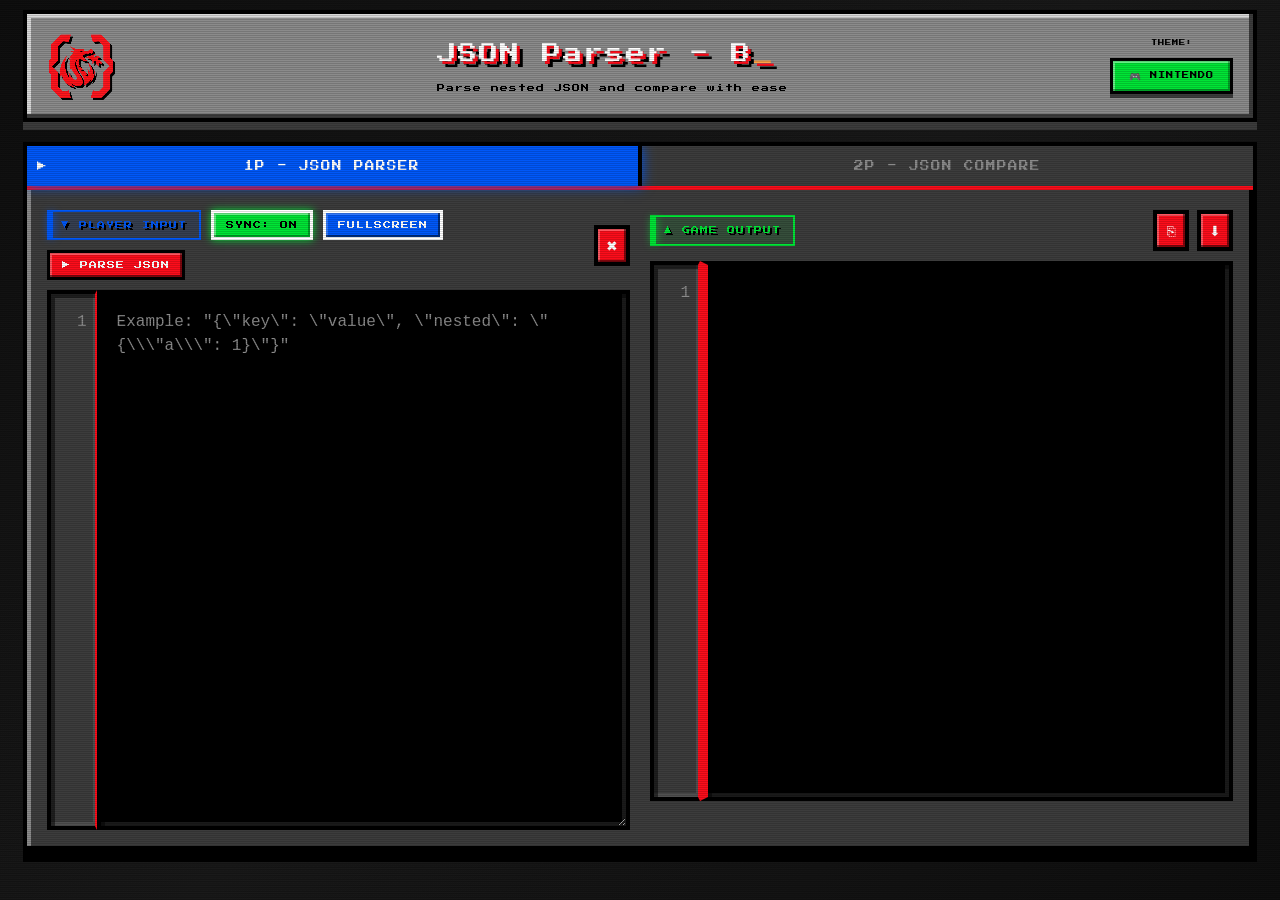
<file: index.html>
<!DOCTYPE html>
<html lang="vi">
<head>
    <meta charset="UTF8">
    <meta name="viewport" content="width=device-width, initial-scale=1.0">
    <title>JSON Parser - Beauty and the Beast</title>
    <link rel="icon" type="image/png" sizes="32x32" href="publics/favicon/favicon-32x32.png">
    <link rel="icon" type="image/png" sizes="16x16" href="publics/favicon/favicon-16x16.png">
    <link rel="apple-touch-icon" href="publics/favicon/apple-touch-icon.png">
    <link rel="manifest" href="publics/favicon/site.webmanifest">
    <link id="theme-stylesheet" rel="stylesheet" href="publics/styles-nintendo.css">
</head>
<body>

    <div class="header">
        <img src="publics/logo.png" alt="JSON Parser Logo" class="header-logo">
        <div class="header-text">
            <h1>
                <span id="typewriter-text"></span><span class="typing-cursor">_</span>
            </h1>
            <p>Parse nested JSON and compare with ease</p>
        </div>
        <div class="theme-switcher">
            <span class="theme-label">THEME:</span>
            <button id="themeToggle" class="theme-toggle-btn" onclick="toggleTheme()" title="Switch theme">
                <span class="theme-icon">🎮</span>
                <span class="theme-name">NINTENDO</span>
            </button>
        </div>
    </div>

    <div class="tabs-container">
        <div class="tabs-header">
            <button class="tab-button tab-1p active" onclick="switchTab('viewer')">1P - JSON PARSER</button>
            <button class="tab-button tab-2p" onclick="switchTab('diff')">2P - JSON COMPARE</button>
        </div>

        <!-- Tab 1: JSON Viewer -->
        <div id="tab-viewer" class="tab-content active">
        <div class="container-inner" id="jsonViewerContainer">

        <input type="checkbox" id="syncToggleViewer" checked style="display: none;">

        <div class="content">
            <div class="box">
                <div class="box-header">
                    <div class="header-left">
                        <h3 class="input-label">▼ PLAYER INPUT</h3>
                        <button class="control-btn sync-btn active" id="syncBtnViewer" onclick="toggleSync('syncToggleViewer', this)" title="Toggle synchronized scrolling">
                            SYNC: ON
                        </button>
                        <button class="control-btn fullscreen-btn-ctrl" onclick="toggleFullscreen('jsonViewerContainer')" title="Toggle fullscreen mode">
                            FULLSCREEN
                        </button>
                        <button id="parseButton" class="parse-btn-inline">▶ PARSE JSON</button>
                    </div>
                    <div class="input-actions">
                        <button class="clear-btn" onclick="clearInput('jsonInput')" title="Clear input">✖</button>
                    </div>
                </div>
                <div id="errorDisplayParser" class="error-display"></div>
                <div class="input-wrapper">
                    <div class="line-numbers-wrapper">
                        <div class="line-numbers" id="lineNumbers-jsonInput"></div>
                        <textarea id="jsonInput" rows="20" class="content-area"></textarea>
                    </div>
                </div>
            </div>

            <div class="box">
                <div class="box-header">
                    <h3 class="output-label">▲ GAME OUTPUT</h3>
                    <div class="action-buttons">
                        <button class="icon-btn" onclick="copyToClipboard('jsonOutput', this)" title="Copy to clipboard">⎘</button>
                        <button class="icon-btn export-btn" onclick="exportToFile('jsonOutput', 'parsed-output.json')" title="Export to file">⬇</button>
                    </div>
                </div>
                <div class="output-wrapper">
                    <div class="line-numbers-wrapper">
                        <div class="line-numbers" id="lineNumbers-jsonOutput"></div>
                        <pre id="jsonOutput" class="content-area"></pre>
                    </div>
                </div>
            </div>
        </div>
        </div>
        </div>
        <!-- End Tab 1 -->

        <!-- Tab 2: JSON Diff -->
        <div id="tab-diff" class="tab-content">

    <div class="container" id="jsonDiffInputsContainer">
        <input type="checkbox" id="syncToggleInputs" checked style="display: none;">

        <div class="content">
            <div class="box">
                <div class="box-header">
                    <div class="header-left">
                        <h3 class="input-label">◀ FILE A [ORIGINAL]</h3>
                        <button class="control-btn sync-btn active" id="syncBtnInputs" onclick="toggleSync('syncToggleInputs', this)" title="Toggle synchronized scrolling">
                            SYNC: ON
                        </button>
                        <button class="control-btn fullscreen-btn-ctrl" onclick="toggleFullscreen('jsonDiffInputsContainer')" title="Toggle fullscreen mode">
                            FULLSCREEN
                        </button>
                        <button id="compareButton" class="compare-btn-inline">⚔ COMPARE A vs B</button>
                    </div>
                    <div class="input-actions">
                        <button class="clear-btn" onclick="clearInput('jsonInputA')" title="Clear input">✖</button>
                    </div>
                </div>
                <div id="errorDisplayDiff" class="error-display"></div>
                <div class="input-wrapper">
                    <div class="line-numbers-wrapper">
                        <div class="line-numbers" id="lineNumbers-jsonInputA"></div>
                        <textarea id="jsonInputA" rows="15" class="content-area"></textarea>
                    </div>
                </div>
            </div>

            <div class="box">
                <div class="box-header">
                    <h3 class="input-label">▶ FILE B [COMPARE]</h3>
                    <div class="input-actions">
                        <button class="clear-btn" onclick="clearInput('jsonInputB')" title="Clear input">✖</button>
                    </div>
                </div>
                <div class="input-wrapper">
                    <div class="line-numbers-wrapper">
                        <div class="line-numbers" id="lineNumbers-jsonInputB"></div>
                        <textarea id="jsonInputB" rows="15" class="content-area"></textarea>
                    </div>
                </div>
            </div>
        </div>
    </div>

    <div class="container" id="jsonDiffOutputsContainer">
        <input type="checkbox" id="syncToggleOutputs" checked style="display: none;">

        <div class="content">
            <div class="box">
                <div class="box-header">
                    <div class="header-left">
                        <h3 class="output-label">★ FILE A [PARSED]</h3>
                        <button class="control-btn sync-btn active" id="syncBtnOutputs" onclick="toggleSync('syncToggleOutputs', this)" title="Toggle synchronized scrolling">
                            SYNC: ON
                        </button>
                        <button class="control-btn fullscreen-btn-ctrl" onclick="toggleFullscreen('jsonDiffOutputsContainer')" title="Toggle fullscreen mode">
                            FULLSCREEN
                        </button>
                    </div>
                    <div class="action-buttons">
                        <button class="icon-btn" onclick="copyToClipboard('jsonParsedA', this)" title="Copy to clipboard">⎘</button>
                        <button class="icon-btn export-btn" onclick="exportToFile('jsonParsedA', 'json-a-parsed.json')" title="Export to file">⬇</button>
                    </div>
                </div>
                <div class="output-wrapper">
                    <div class="line-numbers-wrapper">
                        <div class="line-numbers" id="lineNumbers-jsonParsedA"></div>
                        <pre id="jsonParsedA" class="content-area"></pre>
                    </div>
                </div>
            </div>

            <div class="box">
                <div class="box-header">
                    <h3 class="output-label">★ FILE B [PARSED]</h3>
                    <div class="action-buttons">
                        <button class="icon-btn" onclick="copyToClipboard('jsonParsedB', this)" title="Copy to clipboard">⎘</button>
                        <button class="icon-btn export-btn" onclick="exportToFile('jsonParsedB', 'json-b-parsed.json')" title="Export to file">⬇</button>
                    </div>
                </div>
                <div class="output-wrapper">
                    <div class="line-numbers-wrapper">
                        <div class="line-numbers" id="lineNumbers-jsonParsedB"></div>
                        <pre id="jsonParsedB" class="content-area"></pre>
                    </div>
                </div>
            </div>
        </div>

        <div class="box" style="margin-top: 20px;">
            <div class="box-header">
                <h3 class="diff-label">⚔ DIFF REPORT</h3>
                <div class="action-buttons">
                    <button class="icon-btn" onclick="copyToClipboard('jsonDiffOutput', this)" title="Copy to clipboard">⎘</button>
                    <button class="icon-btn export-btn" onclick="exportToFile('jsonDiffOutput', 'diff-result.txt')" title="Export to file">⬇</button>
                </div>
            </div>
            <div class="output-wrapper">
                <pre id="jsonDiffOutput"></pre>
            </div>
        </div>

    </div>
        </div>
        <!-- End Tab 2 -->

    </div>
    <!-- End tabs-container -->

    <script src="publics/script.js"></script>
</body>
</html>
</file>
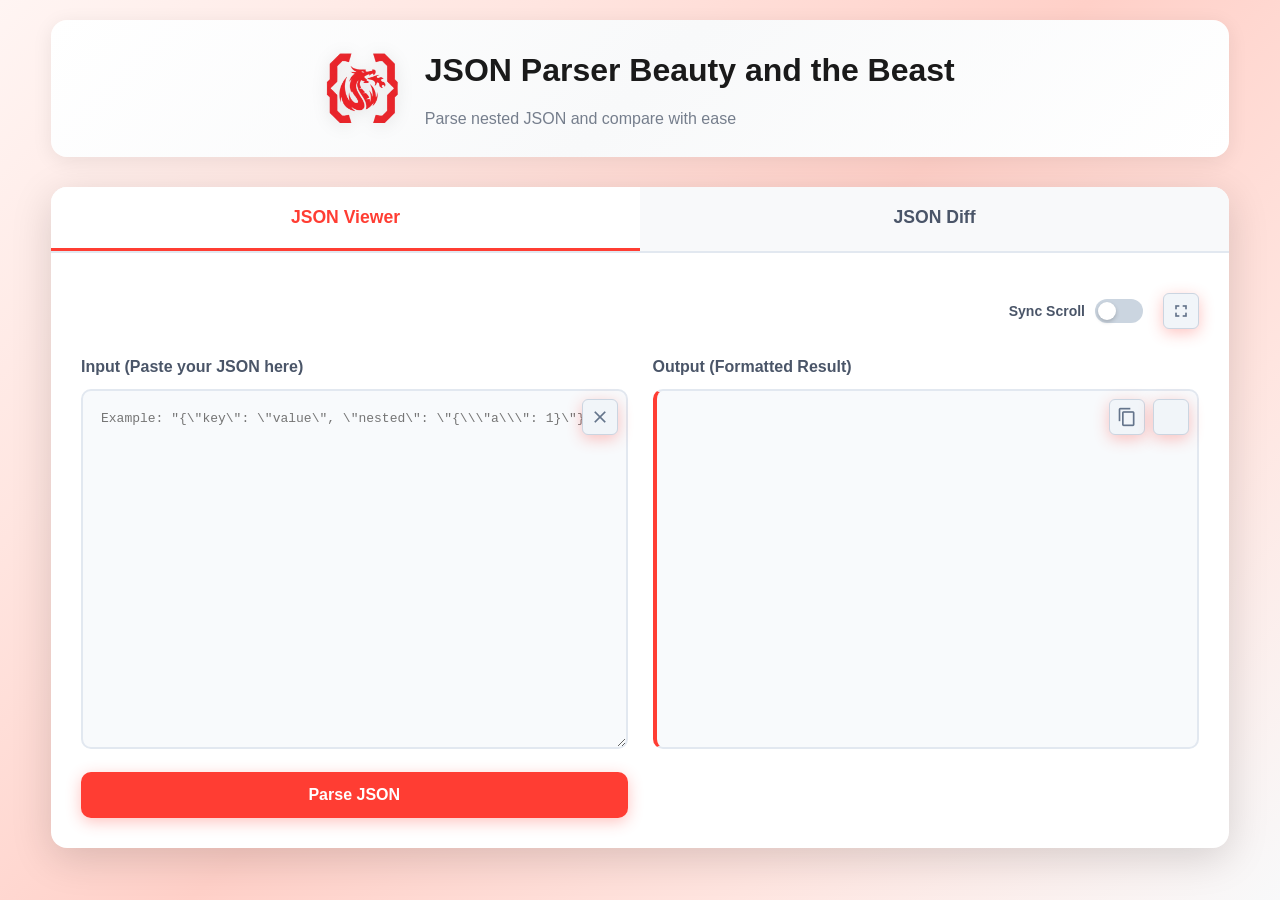
<file: parse.html>
<!DOCTYPE html>
<html lang="vi">
<head>
    <meta charset="UTF8">
    <meta name="viewport" content="width=device-width, initial-scale=1.0">
    <title>JSON Parser Beauty and the Beast</title>
    <link rel="icon" type="image/png" sizes="32x32" href="publics/favicon/favicon-32x32.png">
    <link rel="icon" type="image/png" sizes="16x16" href="publics/favicon/favicon-16x16.png">
    <link rel="apple-touch-icon" href="publics/favicon/apple-touch-icon.png">
    <link rel="manifest" href="publics/favicon/site.webmanifest">
    <link rel="stylesheet" href="https://fonts.googleapis.com/icon?family=Material+Icons">
    <link rel="stylesheet" href="styles.css">
</head>
<body>

    <div class="header">
        <img src="publics/logo.png" alt="JSON Parser Logo" class="header-logo">
        <div class="header-text">
            <h1>JSON Parser Beauty and the Beast</h1>
            <p>Parse nested JSON and compare with ease</p>
        </div>
    </div>

    <div class="tabs-container">
        <div class="tabs-header">
            <button class="tab-button active" onclick="switchTab('viewer')">JSON Viewer</button>
            <button class="tab-button" onclick="switchTab('diff')">JSON Diff</button>
        </div>

        <!-- Tab 1: JSON Viewer -->
        <div id="tab-viewer" class="tab-content active">
        <div class="container-inner" id="jsonViewerContainer">

        <div class="sync-switch-container">
            <label class="sync-switch-label">
                Sync Scroll
            </label>
            <label class="sync-switch">
                <input type="checkbox" id="syncToggleViewer">
                <span class="sync-slider"></span>
            </label>
            <button class="fullscreen-btn" onclick="toggleFullscreen('jsonViewerContainer')" title="Toggle fullscreen">
                <span class="material-icons" id="fullscreenIconViewer">fullscreen</span>
            </button>
        </div>

        <div class="content">
            <div class="box">
                <h3 class="input-label">Input (Paste your JSON here)</h3>
                <div class="input-wrapper">
                    <div class="input-actions">
                        <button class="clear-btn" onclick="clearInput('jsonInput')" title="Clear input">
                            <span class="material-icons">clear</span>
                        </button>
                    </div>
                    <textarea id="jsonInput" rows="20"></textarea>
                </div>
                <button id="parseButton">Parse JSON</button>
                <div id="errorDisplayParser" class="error-display"></div>
            </div>

            <div class="box">
                <h3 class="output-label">Output (Formatted Result)</h3>
                <div class="output-wrapper">
                    <div class="action-buttons">
                        <button class="icon-btn" onclick="copyToClipboard('jsonOutput', this)" title="Copy to clipboard">
                            <span class="material-icons">content_copy</span>
                        </button>
                        <button class="icon-btn export-btn" onclick="exportToFile('jsonOutput', 'parsed-output.json')" title="Export to file">
                            <span class="material-icons">download</span>
                        </button>
                    </div>
                    <pre id="jsonOutput"></pre>
                </div>
            </div>
        </div>
        </div>
        </div>
        <!-- End Tab 1 -->

        <!-- Tab 2: JSON Diff -->
        <div id="tab-diff" class="tab-content">

    <div class="container" id="jsonDiffInputsContainer">
        <div class="sync-switch-container">
            <label class="sync-switch-label">
                Sync Scroll Inputs
            </label>
            <label class="sync-switch">
                <input type="checkbox" id="syncToggleInputs">
                <span class="sync-slider"></span>
            </label>
            <button class="fullscreen-btn" onclick="toggleFullscreen('jsonDiffInputsContainer')" title="Toggle fullscreen">
                <span class="material-icons" id="fullscreenIconDiffInputs">fullscreen</span>
            </button>
        </div>

        <div class="content">
            <div class="box">
                <h3 class="input-label">JSON A (Original)</h3>
                <div class="input-wrapper">
                    <div class="input-actions">
                        <button class="clear-btn" onclick="clearInput('jsonInputA')" title="Clear input">
                            <span class="material-icons">clear</span>
                        </button>
                    </div>
                    <textarea id="jsonInputA" rows="15"></textarea>
                </div>
            </div>

            <div class="box">
                <h3 class="input-label">JSON B (Compare)</h3>
                <div class="input-wrapper">
                    <div class="input-actions">
                        <button class="clear-btn" onclick="clearInput('jsonInputB')" title="Clear input">
                            <span class="material-icons">clear</span>
                        </button>
                    </div>
                    <textarea id="jsonInputB" rows="15"></textarea>
                </div>
            </div>
        </div>

        <button id="compareButton">Compare A and B</button>
        <div id="errorDisplayDiff" class="error-display"></div>
    </div>

    <div class="container" id="jsonDiffOutputsContainer">
        <div class="sync-switch-container">
            <label class="sync-switch-label">
                Sync Scroll Outputs
            </label>
            <label class="sync-switch">
                <input type="checkbox" id="syncToggleOutputs">
                <span class="sync-slider"></span>
            </label>
            <button class="fullscreen-btn" onclick="toggleFullscreen('jsonDiffOutputsContainer')" title="Toggle fullscreen">
                <span class="material-icons" id="fullscreenIconDiffOutputs">fullscreen</span>
            </button>
        </div>

        <div class="content">
            <div class="box">
                <h3 class="output-label">JSON A (Parsed)</h3>
                <div class="output-wrapper">
                    <div class="action-buttons">
                        <button class="icon-btn" onclick="copyToClipboard('jsonParsedA', this)" title="Copy to clipboard">
                            <span class="material-icons">content_copy</span>
                        </button>
                        <button class="icon-btn export-btn" onclick="exportToFile('jsonParsedA', 'json-a-parsed.json')" title="Export to file">
                            <span class="material-icons">download</span>
                        </button>
                    </div>
                    <pre id="jsonParsedA"></pre>
                </div>
            </div>

            <div class="box">
                <h3 class="output-label">JSON B (Parsed)</h3>
                <div class="output-wrapper">
                    <div class="action-buttons">
                        <button class="icon-btn" onclick="copyToClipboard('jsonParsedB', this)" title="Copy to clipboard">
                            <span class="material-icons">content_copy</span>
                        </button>
                        <button class="icon-btn export-btn" onclick="exportToFile('jsonParsedB', 'json-b-parsed.json')" title="Export to file">
                            <span class="material-icons">download</span>
                        </button>
                    </div>
                    <pre id="jsonParsedB"></pre>
                </div>
            </div>
        </div>

        <div class="box" style="margin-top: 20px;">
            <h3 class="diff-label">Comparison Result</h3>
            <div class="output-wrapper">
                <div class="action-buttons">
                    <button class="icon-btn" onclick="copyToClipboard('jsonDiffOutput', this)" title="Copy to clipboard">
                        <span class="material-icons">content_copy</span>
                    </button>
                    <button class="icon-btn export-btn" onclick="exportToFile('jsonDiffOutput', 'diff-result.txt')" title="Export to file">
                        <span class="material-icons">download</span>
                    </button>
                </div>
                <pre id="jsonDiffOutput"></pre>
            </div>
        </div>

    </div>
        </div>
        <!-- End Tab 2 -->

    </div>
    <!-- End tabs-container -->

    <script src="script.js"></script>
</body>
</html>
</file>
<file: publics/styles-nintendo.css>
/* ===========================================
   8-BIT NINTENDO STYLE - JSON PARSER
   =========================================== */

@import url('https://fonts.googleapis.com/css2?family=Press+Start+2P&display=swap');

* {
    margin: 0;
    padding: 0;
    box-sizing: border-box;
}

:root {
    /* NES Color Palette */
    --nes-red: #FC0D1B;
    --nes-blue: #0058F8;
    --nes-green: #00E436;
    --nes-yellow: #FFA347;
    --nes-white: #FFFFFF;
    --nes-black: #000000;
    --nes-gray: #8B8B8B;
    --nes-dark-gray: #3C3C3C;
    --nes-light-gray: #D8D8D8;
}

body {
    font-family: 'Press Start 2P', cursive;
    background: var(--nes-black);
    background-image:
        repeating-linear-gradient(
            0deg,
            rgba(0, 0, 0, 0.15) 0px,
            transparent 1px,
            transparent 2px,
            rgba(0, 0, 0, 0.15) 3px
        ),
        linear-gradient(135deg, #0f0f0f 0%, #1a1a1a 50%, #0f0f0f 100%);
    background-attachment: fixed;
    min-height: 100vh;
    padding: 10px;
    color: var(--nes-white);
    line-height: 1.8;
    image-rendering: pixelated;
    image-rendering: -moz-crisp-edges;
    image-rendering: crisp-edges;
}

/* Scanline Effect */
body::before {
    content: "";
    position: fixed;
    top: 0;
    left: 0;
    width: 100%;
    height: 100%;
    background: repeating-linear-gradient(
        0deg,
        rgba(0, 0, 0, 0.15),
        rgba(0, 0, 0, 0.15) 1px,
        transparent 1px,
        transparent 2px
    );
    pointer-events: none;
    z-index: 9999;
}

/* Header - Game Cartridge Style */
.header {
    color: var(--nes-white);
    margin-bottom: 20px;
    animation: slideDown 0.5s ease;
    padding: 20px;
    background: var(--nes-gray);
    border: 4px solid var(--nes-black);
    box-shadow:
        inset -4px -4px 0px var(--nes-dark-gray),
        inset 4px 4px 0px var(--nes-light-gray),
        0 8px 0 var(--nes-dark-gray);
    max-width: 2400px;
    width: 98%;
    margin-left: auto;
    margin-right: auto;
    display: flex;
    flex-direction: row;
    align-items: center;
    justify-content: space-between;
    gap: 20px;
}

.header-logo {
    height: 64px;
    width: auto;
    flex-shrink: 0;
    filter:
        contrast(1.2)
        brightness(1.1)
        drop-shadow(2px 2px 0 var(--nes-black));
    image-rendering: pixelated;
}

.header-text {
    display: flex;
    flex-direction: column;
    gap: 10px;
}

.header h1 {
    font-size: 1.2em;
    font-weight: 400;
    margin: 0;
    text-shadow:
        3px 3px 0px var(--nes-red),
        6px 6px 0px var(--nes-black);
    text-align: left;
    color: var(--nes-white);
    letter-spacing: 2px;
    min-height: 1.5em;
}

/* Typing Cursor Animation */
.typing-cursor {
    color: var(--nes-yellow);
    animation: cursorBlink 0.7s infinite;
    margin-left: 2px;
}

@keyframes cursorBlink {
    0%, 49% { opacity: 1; }
    50%, 100% { opacity: 0; }
}

.header p {
    font-size: 0.5em;
    color: var(--nes-black);
    margin: 0;
    font-weight: 400;
    text-align: left;
    letter-spacing: 1px;
}

/* Theme Switcher */
.theme-switcher {
    display: flex;
    flex-direction: column;
    align-items: center;
    gap: 8px;
}

.theme-label {
    font-family: 'Press Start 2P', cursive;
    font-size: 0.4em;
    color: var(--nes-black);
    letter-spacing: 1px;
}

.theme-toggle-btn {
    font-family: 'Press Start 2P', cursive;
    font-size: 0.5em;
    padding: 10px 16px;
    background: var(--nes-green);
    color: var(--nes-black);
    border: 3px solid var(--nes-black);
    cursor: pointer;
    letter-spacing: 1px;
    transition: all 0.1s ease;
    display: flex;
    align-items: center;
    gap: 8px;
    box-shadow:
        inset -2px -2px 0px rgba(0,0,0,0.3),
        inset 2px 2px 0px rgba(255,255,255,0.4),
        0 4px 0 var(--nes-dark-gray);
    white-space: nowrap;
}

.theme-toggle-btn:hover {
    background: var(--nes-yellow);
    transform: translateY(1px);
    box-shadow:
        inset -2px -2px 0px rgba(0,0,0,0.4),
        inset 2px 2px 0px rgba(255,255,255,0.3),
        0 3px 0 var(--nes-dark-gray);
}

.theme-toggle-btn:active {
    transform: translateY(4px);
    box-shadow:
        inset -1px -1px 0px rgba(0,0,0,0.5),
        inset 1px 1px 0px rgba(255,255,255,0.2);
}

.theme-icon {
    font-size: 1.2em;
    line-height: 1;
}

.theme-name {
    font-size: 0.9em;
}

/* Container - CRT Screen Style */
.container {
    width: 98%;
    max-width: 2400px;
    margin: 0 auto 20px auto;
    background: var(--nes-dark-gray);
    padding: 20px;
    border: 4px solid var(--nes-black);
    box-shadow:
        inset -4px -4px 0px var(--nes-black),
        inset 4px 4px 0px var(--nes-gray),
        0 8px 0 var(--nes-black);
    animation: slideUp 0.5s ease;
}

/* Tabs - Game Menu Style */
.tabs-container {
    width: 98%;
    max-width: 2400px;
    margin: 0 auto 20px auto;
    background: var(--nes-dark-gray);
    border: 4px solid var(--nes-black);
    box-shadow:
        inset -4px -4px 0px var(--nes-black),
        inset 4px 4px 0px var(--nes-gray),
        0 8px 0 var(--nes-black);
    animation: slideUp 0.5s ease;
    overflow: hidden;
}

.tabs-header {
    display: flex;
    background: var(--nes-black);
    border-bottom: 4px solid var(--nes-red);
}

.tab-button {
    flex: 1;
    padding: 15px 20px;
    background: var(--nes-dark-gray);
    border: none;
    border-right: 4px solid var(--nes-black);
    cursor: pointer;
    font-size: 0.6em;
    font-weight: 400;
    font-family: 'Press Start 2P', cursive;
    color: var(--nes-gray);
    transition: all 0.1s ease;
    margin: 0;
    display: flex;
    align-items: center;
    justify-content: center;
    gap: 10px;
    letter-spacing: 1px;
}

.tab-button:last-child {
    border-right: none;
}

.tab-button:hover {
    background: var(--nes-black);
    color: var(--nes-white);
}

.tab-button.active {
    background: var(--nes-red);
    color: var(--nes-white);
    position: relative;
}

.tab-button.active::before {
    content: "▶";
    position: absolute;
    left: 10px;
    animation: blink 1s infinite;
}

/* 1P/2P Color Coding */
.tab-1p.active {
    background: var(--nes-blue);
    border-bottom-color: var(--nes-blue);
    box-shadow: 0 0 12px var(--nes-blue);
}

.tab-1p.active:hover {
    background: #0070ff;
}

.tab-2p.active {
    background: var(--nes-red);
    border-bottom-color: var(--nes-red);
    box-shadow: 0 0 12px var(--nes-red);
}

.tab-2p.active:hover {
    background: #ff1a1a;
}

.tab-content {
    display: none;
    padding: 0;
}

.tab-content.active {
    display: block;
}

.container-inner {
    padding: 20px;
}

.tab-content .container {
    margin: 0;
    box-shadow: none;
    border: none;
}

/* Headings - Pixel Style */
h2 {
    color: var(--nes-white);
    font-size: 1em;
    margin-bottom: 20px;
    padding-bottom: 10px;
    border-bottom: 4px solid var(--nes-red);
    display: flex;
    align-items: center;
    gap: 10px;
    letter-spacing: 1px;
}

h3 {
    color: var(--nes-yellow);
    font-size: 0.5em;
    font-weight: 400;
    margin: 0;
    display: flex;
    align-items: center;
    gap: 8px;
    letter-spacing: 1px;
    text-shadow: 2px 2px 0 var(--nes-black);
    flex-shrink: 0;
    padding: 6px 12px;
    background: rgba(0, 0, 0, 0.3);
    border: 2px solid var(--nes-dark-gray);
    position: relative;
}

/* Title Color Coding - Gaming Style */
.input-label {
    color: var(--nes-blue);
    border-color: var(--nes-blue);
    background: rgba(0, 88, 248, 0.1);
    text-shadow: 2px 2px 0 var(--nes-black);
}

.input-label::before {
    content: "";
    position: absolute;
    left: 0;
    top: 0;
    bottom: 0;
    width: 4px;
    background: var(--nes-blue);
    box-shadow: 0 0 8px var(--nes-blue);
}

.output-label {
    color: var(--nes-green);
    border-color: var(--nes-green);
    background: rgba(0, 228, 54, 0.1);
    text-shadow: 2px 2px 0 var(--nes-black);
}

.output-label::before {
    content: "";
    position: absolute;
    left: 0;
    top: 0;
    bottom: 0;
    width: 4px;
    background: var(--nes-green);
    box-shadow: 0 0 8px var(--nes-green);
}

.diff-label {
    color: var(--nes-yellow);
    border-color: var(--nes-red);
    background: rgba(252, 13, 27, 0.1);
    text-shadow: 2px 2px 0 var(--nes-black);
}

.diff-label::before {
    content: "";
    position: absolute;
    left: 0;
    top: 0;
    bottom: 0;
    width: 4px;
    background: var(--nes-red);
    box-shadow: 0 0 8px var(--nes-red);
}

.content {
    display: flex;
    flex-wrap: wrap;
    gap: 20px;
}

.box {
    flex: 1;
    min-width: 300px;
    display: flex;
    flex-direction: column;
    position: relative;
}

/* Box Header - Contains h3 and action buttons */
.box-header {
    display: flex;
    justify-content: space-between;
    align-items: center;
    margin-bottom: 10px;
    gap: 10px;
    flex-wrap: wrap;
}

.header-left {
    display: flex;
    align-items: center;
    gap: 10px;
    flex-wrap: wrap;
    flex: 1;
}

/* Input/Output Wrappers */
.input-wrapper {
    position: relative;
}

.input-actions {
    display: flex;
    gap: 8px;
}

/* Buttons - NES Controller Style */
.clear-btn,
.icon-btn,
.fullscreen-btn {
    padding: 8px;
    background: var(--nes-red);
    color: var(--nes-white);
    border: 4px solid var(--nes-black);
    cursor: pointer;
    font-size: 14px;
    font-family: 'Press Start 2P', cursive;
    transition: all 0.1s ease;
    margin: 0;
    min-width: 36px;
    min-height: 36px;
    display: flex;
    align-items: center;
    justify-content: center;
    box-shadow:
        inset -2px -2px 0px rgba(0,0,0,0.5),
        inset 2px 2px 0px rgba(255,255,255,0.3);
}

.clear-btn:hover,
.icon-btn:hover,
.fullscreen-btn:hover {
    background: var(--nes-blue);
    transform: translate(2px, 2px);
    box-shadow:
        inset -2px -2px 0px rgba(0,0,0,0.7),
        inset 2px 2px 0px rgba(255,255,255,0.2);
}

.clear-btn:active,
.icon-btn:active,
.fullscreen-btn:active {
    transform: translate(3px, 3px);
    box-shadow:
        inset -1px -1px 0px rgba(0,0,0,0.8),
        inset 1px 1px 0px rgba(255,255,255,0.1);
}

.icon-btn.success {
    background: var(--nes-green);
    animation: blink 0.5s;
}

/* Control Panel - NES Menu Style */
.control-panel {
    display: flex;
    align-items: center;
    justify-content: flex-start;
    gap: 12px;
    margin-bottom: 15px;
    padding: 12px 16px;
    background: var(--nes-black);
    border: 4px solid var(--nes-gray);
    box-shadow:
        inset 2px 2px 0px var(--nes-dark-gray),
        0 4px 0 rgba(0,0,0,0.3);
    flex-wrap: wrap;
}

.control-label {
    font-family: 'Press Start 2P', cursive;
    font-size: 0.5em;
    color: var(--nes-gray);
    letter-spacing: 1px;
    margin-right: 8px;
}

.control-btn {
    font-family: 'Press Start 2P', cursive;
    font-size: 0.5em;
    padding: 8px 12px;
    background: var(--nes-dark-gray);
    color: var(--nes-white);
    border: 3px solid var(--nes-gray);
    cursor: pointer;
    letter-spacing: 1px;
    transition: all 0.1s ease;
    box-shadow:
        inset -2px -2px 0px rgba(0,0,0,0.5),
        inset 2px 2px 0px rgba(255,255,255,0.2);
    white-space: nowrap;
}

.control-btn:hover {
    background: var(--nes-gray);
    border-color: var(--nes-white);
    transform: translate(1px, 1px);
}

.control-btn:active {
    transform: translate(2px, 2px);
    box-shadow:
        inset -1px -1px 0px rgba(0,0,0,0.7),
        inset 1px 1px 0px rgba(255,255,255,0.1);
}

.sync-btn.active {
    background: var(--nes-green);
    color: var(--nes-black);
    border-color: var(--nes-white);
    box-shadow:
        inset -2px -2px 0px rgba(0,0,0,0.3),
        inset 2px 2px 0px rgba(255,255,255,0.4),
        0 0 8px var(--nes-green);
}

.sync-btn.active:hover {
    background: var(--nes-yellow);
}

.fullscreen-btn-ctrl {
    background: var(--nes-blue);
    border-color: var(--nes-white);
}

.fullscreen-btn-ctrl:hover {
    background: var(--nes-red);
    box-shadow:
        inset -2px -2px 0px rgba(0,0,0,0.5),
        inset 2px 2px 0px rgba(255,255,255,0.3),
        0 0 8px var(--nes-red);
}

/* Fullscreen Mode */
.fullscreen-mode {
    position: fixed !important;
    top: 0;
    left: 0;
    width: 100% !important;
    height: 100vh !important;
    max-width: 100% !important;
    z-index: 9999;
    background: var(--nes-dark-gray);
    padding: 20px !important;
    margin: 0 !important;
    overflow-y: auto;
    animation: fadeIn 0.3s ease;
}

.fullscreen-mode .content {
    height: calc(100vh - 150px);
}

.fullscreen-mode .line-numbers-wrapper {
    height: calc(100vh - 200px) !important;
    min-height: calc(100vh - 200px) !important;
}

.fullscreen-mode textarea,
.fullscreen-mode pre {
    height: calc(100vh - 200px) !important;
    min-height: calc(100vh - 200px) !important;
}

/* Action Buttons */
.output-wrapper {
    position: relative;
}

.action-buttons {
    display: flex;
    gap: 8px;
    flex-shrink: 0;
}

/* Textarea & Pre - Terminal Screen Style */
textarea, pre {
    width: 100%;
    height: 60vh;
    min-height: 400px;
    padding: 16px;
    border: 4px solid var(--nes-black);
    font-family: 'Courier New', monospace;
    font-size: 16px;
    line-height: 1.5;
    transition: all 0.1s ease;
    background: var(--nes-black);
    color: var(--nes-green);
    box-shadow:
        inset 4px 4px 0px rgba(0,0,0,0.5),
        inset -4px -4px 0px rgba(255,255,255,0.1);
}

textarea {
    resize: vertical;
}

textarea:focus {
    outline: none;
    border-color: var(--nes-red);
    box-shadow:
        inset 4px 4px 0px rgba(0,0,0,0.5),
        inset -4px -4px 0px rgba(255,255,255,0.1),
        0 0 0 4px var(--nes-red);
}

textarea::placeholder {
    color: var(--nes-gray);
    opacity: 1;
}

pre {
    overflow: auto;
    white-space: pre-wrap;
    word-wrap: break-word;
    border-left: 8px solid var(--nes-red);
}

/* Line Numbers - Code Editor Style */
.line-numbers-wrapper {
    display: flex;
    width: 100%;
    height: 60vh;
    min-height: 400px;
    position: relative;
}

.line-numbers {
    min-width: 50px;
    height: 100%;
    padding: 16px 8px 16px 16px;
    background: var(--nes-dark-gray);
    color: var(--nes-gray);
    font-family: 'Courier New', monospace;
    font-size: 16px;
    line-height: 1.5;
    text-align: right;
    user-select: none;
    overflow-y: auto;
    overflow-x: hidden;
    border: 4px solid var(--nes-black);
    border-right: 2px solid var(--nes-red);
    box-shadow:
        inset 4px 4px 0px rgba(0,0,0,0.5),
        inset -2px -4px 0px rgba(255,255,255,0.1);
    white-space: pre;
}

/* Hide scrollbar for line numbers */
.line-numbers::-webkit-scrollbar {
    display: none;
}

.line-numbers {
    -ms-overflow-style: none;
    scrollbar-width: none;
}

.content-area {
    flex: 1;
    height: 100%;
    margin: 0 !important;
}

/* JSON Syntax Highlighting - Pixel Colors */
.json-key {
    color: var(--nes-blue);
    font-weight: 700;
}

.json-string {
    color: var(--nes-green);
}

.json-number {
    color: var(--nes-yellow);
}

.json-boolean {
    color: var(--nes-red);
    font-weight: 700;
}

.json-null {
    color: var(--nes-gray);
    font-weight: 700;
}

/* JSON Collapsible Nodes - Retro Style */
.json-collapsible {
    position: relative;
}

.json-toggle {
    cursor: pointer;
    user-select: none;
    color: var(--nes-gray);
    font-size: 1em;
    margin-right: 4px;
    display: inline-block;
    width: 16px;
    transition: color 0.1s ease;
}

.json-toggle:hover {
    color: var(--nes-yellow);
    text-shadow: 0 0 4px var(--nes-yellow);
}

.json-content {
    display: inline;
}

.json-collapsed {
    color: var(--nes-gray);
    margin-left: 4px;
}

/* Diff Output Styles */
#jsonParsedA, #jsonParsedB {
    min-height: 300px;
    background: var(--nes-black);
}

#jsonDiffOutput {
    min-height: 150px;
    background: var(--nes-black);
    border-left-color: var(--nes-yellow);
    color: var(--nes-white);
}

/* Main Action Buttons - Power Button Style */
#parseButton,
#compareButton,
.parse-btn-inline,
.compare-btn-inline {
    font-family: 'Press Start 2P', cursive;
    font-size: 0.5em;
    padding: 8px 12px;
    background: var(--nes-red);
    color: var(--nes-white);
    border: 3px solid var(--nes-black);
    cursor: pointer;
    letter-spacing: 1px;
    transition: all 0.1s ease;
    box-shadow:
        inset -2px -2px 0px rgba(0,0,0,0.5),
        inset 2px 2px 0px rgba(255,255,255,0.3),
        0 4px 0 var(--nes-dark-gray);
    white-space: nowrap;
}

#parseButton:hover,
#compareButton:hover,
.parse-btn-inline:hover,
.compare-btn-inline:hover {
    background: var(--nes-blue);
    transform: translateY(2px);
    box-shadow:
        inset -2px -2px 0px rgba(0,0,0,0.7),
        inset 2px 2px 0px rgba(255,255,255,0.2),
        0 2px 0 var(--nes-dark-gray);
}

#parseButton:active,
#compareButton:active,
.parse-btn-inline:active,
.compare-btn-inline:active {
    transform: translateY(4px);
    box-shadow:
        inset -1px -1px 0px rgba(0,0,0,0.8),
        inset 1px 1px 0px rgba(255,255,255,0.1);
}

/* Error Display - Game Over Style */
.error-display {
    color: var(--nes-white);
    font-weight: 400;
    margin-top: 12px;
    min-height: 1.2em;
    padding: 12px 16px;
    background: var(--nes-red);
    border: 4px solid var(--nes-black);
    display: none;
    font-size: 0.5em;
    letter-spacing: 1px;
    box-shadow:
        inset -2px -2px 0px rgba(0,0,0,0.5),
        0 4px 0 var(--nes-dark-gray);
    animation: blink 0.5s;
}

.error-display:not(:empty) {
    display: block;
}

.error-display::before {
    content: "⚠ ERROR ⚠ ";
    display: block;
    margin-bottom: 8px;
    animation: blink 1s infinite;
}

/* Success Display - 1UP Style */
.success-display {
    color: var(--nes-white);
    font-weight: 400;
    margin-top: 12px;
    padding: 12px 16px;
    background: var(--nes-green);
    border: 4px solid var(--nes-black);
    font-size: 0.5em;
    letter-spacing: 1px;
    box-shadow:
        inset -2px -2px 0px rgba(0,0,0,0.5),
        0 4px 0 var(--nes-dark-gray);
}

.success-display::before {
    content: "✓ SUCCESS! ";
    display: inline;
    margin-right: 8px;
}

hr {
    border: 0;
    height: 4px;
    background: var(--nes-gray);
    margin: 30px 0;
    box-shadow: 0 2px 0 var(--nes-black);
}

/* Diff Styling - Power-up Colors */
.diff-added {
    color: var(--nes-black);
    background: var(--nes-green);
    padding: 4px 8px;
    border: 2px solid var(--nes-black);
    font-weight: 400;
    display: inline-block;
    margin: 2px 0;
}

.diff-removed {
    color: var(--nes-white);
    background: var(--nes-red);
    padding: 4px 8px;
    border: 2px solid var(--nes-black);
    font-weight: 400;
    display: inline-block;
    margin: 2px 0;
}

.diff-changed {
    color: var(--nes-black);
    background: var(--nes-yellow);
    padding: 4px 8px;
    border: 2px solid var(--nes-black);
    font-weight: 400;
    display: inline-block;
    margin: 2px 0;
}

/* Animations */
@keyframes slideUp {
    from {
        opacity: 0;
        transform: translateY(20px);
    }
    to {
        opacity: 1;
        transform: translateY(0);
    }
}

@keyframes slideDown {
    from {
        opacity: 0;
        transform: translateY(-20px);
    }
    to {
        opacity: 1;
        transform: translateY(0);
    }
}

@keyframes blink {
    0%, 49% { opacity: 1; }
    50%, 100% { opacity: 0; }
}

@keyframes fadeIn {
    from { opacity: 0; }
    to { opacity: 1; }
}

/* Responsive - Game Boy Style */
@media (max-width: 768px) {
    body {
        padding: 10px;
    }

    .header {
        padding: 15px;
        gap: 15px;
        margin-bottom: 20px;
        flex-direction: column;
    }

    .header-logo {
        height: 48px;
    }

    .header-text {
        text-align: center;
    }

    .header h1 {
        font-size: 0.8em;
        text-align: center;
        text-shadow:
            2px 2px 0px var(--nes-red),
            4px 4px 0px var(--nes-black);
    }

    .header p {
        font-size: 0.4em;
        text-align: center;
    }

    .theme-switcher {
        order: -1;
        width: 100%;
        justify-content: center;
    }

    .theme-label {
        font-size: 0.35em;
    }

    .theme-toggle-btn {
        font-size: 0.45em;
        padding: 8px 12px;
    }

    .container, .container-inner {
        padding: 15px;
    }

    .tab-button {
        padding: 12px 15px;
        font-size: 0.5em;
    }

    h2 {
        font-size: 0.7em;
    }

    h3 {
        font-size: 0.4em;
        padding: 5px 10px;
    }

    .box-header {
        flex-wrap: wrap;
    }

    .header-left {
        gap: 8px;
    }

    .header-left h3 {
        width: 100%;
        margin-bottom: 5px;
    }

    textarea, pre {
        font-size: 14px;
        padding: 12px;
    }

    #parseButton,
    #compareButton {
        padding: 12px 16px;
        font-size: 0.5em;
    }

    .control-label {
        font-size: 0.4em;
    }

    .control-btn {
        font-size: 0.45em;
        padding: 6px 10px;
    }
}

@media (max-width: 480px) {
    .header h1 {
        font-size: 0.6em;
        text-shadow:
            2px 2px 0px var(--nes-red),
            3px 3px 0px var(--nes-black);
    }

    .header p {
        font-size: 0.35em;
    }

    h2 {
        font-size: 0.6em;
    }

    h3 {
        font-size: 0.35em;
        padding: 4px 8px;
        gap: 6px;
    }

    .box-header {
        flex-wrap: wrap;
        gap: 8px;
    }

    .header-left {
        gap: 6px;
    }

    .header-left h3 {
        width: 100%;
        margin-bottom: 5px;
    }

    .parse-btn-inline,
    .compare-btn-inline {
        font-size: 0.45em;
        padding: 6px 10px;
    }

    .tab-button {
        font-size: 0.4em;
        padding: 10px;
    }

    #parseButton,
    #compareButton {
        font-size: 0.45em;
    }

    textarea, pre {
        font-size: 12px;
    }

    .control-label {
        font-size: 0.35em;
    }

    .control-btn {
        font-size: 0.4em;
        padding: 6px 8px;
    }

    .control-panel {
        padding: 10px 12px;
        gap: 8px;
    }
}

/* Scrollbar - Pixel Style */
::-webkit-scrollbar {
    width: 16px;
    height: 16px;
}

::-webkit-scrollbar-track {
    background: var(--nes-dark-gray);
    border: 2px solid var(--nes-black);
}

::-webkit-scrollbar-thumb {
    background: var(--nes-gray);
    border: 2px solid var(--nes-black);
}

::-webkit-scrollbar-thumb:hover {
    background: var(--nes-light-gray);
}

::-webkit-scrollbar-corner {
    background: var(--nes-dark-gray);
}
</file>
<file: styles.css>
* {
    margin: 0;
    padding: 0;
    box-sizing: border-box;
}

body {
    font-family: -apple-system, BlinkMacSystemFont, "Segoe UI", Roboto, "Helvetica Neue", Arial, sans-serif;
    background: linear-gradient(135deg, #fff5f3 0%, #ffe5e0 25%, #ffd0c8 50%, #ffe5e0 75%, #f8f9fa 100%);
    background-attachment: fixed;
    min-height: 100vh;
    padding: 20px;
    color: #1a1a1a;
    line-height: 1.6;
}

.header {
    color: #1a1a1a;
    margin-bottom: 30px;
    animation: fadeInDown 0.6s ease;
    padding: 25px 30px;
    background: linear-gradient(135deg, #ffffff 0%, #f8f9fa 50%, #ffffff 100%);
    border-radius: 16px;
    box-shadow: 0 4px 20px rgba(0,0,0,0.08);
    max-width: 1600px;
    width: 95%;
    margin-left: auto;
    margin-right: auto;
    display: flex;
    flex-direction: row;
    align-items: center;
    justify-content: center;
    gap: 25px;
}

.header-logo {
    height: 70px;
    width: auto;
    flex-shrink: 0;
    filter: drop-shadow(0 2px 8px rgba(0,0,0,0.1));
}

.header-text {
    display: flex;
    flex-direction: column;
    gap: 5px;
}

.header h1 {
    font-size: 2em;
    font-weight: 700;
    margin-bottom: 5px;
    text-shadow: none;
    margin-top: 0;
    text-align: left;
}

.header p {
    font-size: 1em;
    opacity: 0.75;
    color: #4a5568;
    margin: 0;
    font-weight: 500;
    text-align: left;
}

.container {
    width: 95%;
    max-width: 1600px;
    margin: 0 auto 30px auto;
    background: #fff;
    padding: 30px;
    border-radius: 16px;
    box-shadow: 0 10px 40px rgba(0,0,0,0.15);
    animation: fadeInUp 0.6s ease;
}

/* Tabs Styling */
.tabs-container {
    width: 95%;
    max-width: 1600px;
    margin: 0 auto 30px auto;
    background: #fff;
    border-radius: 16px;
    box-shadow: 0 10px 40px rgba(0,0,0,0.15);
    animation: fadeInUp 0.6s ease;
    overflow: hidden;
}

.tabs-header {
    display: flex;
    background: #f8f9fa;
    border-bottom: 2px solid #e2e8f0;
}

.tab-button {
    flex: 1;
    padding: 20px 30px;
    background: transparent;
    border: none;
    border-bottom: 3px solid transparent;
    cursor: pointer;
    font-size: 1.1em;
    font-weight: 600;
    color: #4a5568;
    transition: all 0.3s ease;
    margin: 0;
    border-radius: 0;
    box-shadow: none;
    width: auto;
    display: flex;
    align-items: center;
    justify-content: center;
    gap: 10px;
}

.tab-button:hover {
    background: rgba(255, 61, 51, 0.05);
    color: #ff3d33;
    transform: none;
    box-shadow: none;
}

.tab-button.active {
    background: #fff;
    color: #ff3d33;
    border-bottom-color: #ff3d33;
}

.tab-content {
    display: none;
    padding: 0;
}

.tab-content.active {
    display: block;
}

.container-inner {
    padding: 30px;
}

.tab-content .container {
    margin: 0;
    box-shadow: none;
    border-radius: 0;
}

h2 {
    color: #1a1a1a;
    font-size: 1.8em;
    margin-bottom: 25px;
    padding-bottom: 15px;
    border-bottom: 3px solid #ff3d33;
    display: flex;
    align-items: center;
    gap: 12px;
}

h3 {
    color: #4a5568;
    font-size: 1em;
    font-weight: 600;
    margin-bottom: 10px;
    display: flex;
    align-items: center;
    gap: 8px;
}

.content {
    display: flex;
    flex-wrap: wrap;
    gap: 25px;
}

.box {
    flex: 1;
    min-width: 300px;
    display: flex;
    flex-direction: column;
    position: relative;
}

.input-wrapper {
    position: relative;
}

.input-actions {
    position: absolute;
    top: 10px;
    right: 10px;
    z-index: 10;
}

.clear-btn {
    padding: 8px;
    background: #f1f5f9;
    color: #64748b;
    border: 1px solid #cbd5e1;
    border-radius: 6px;
    cursor: pointer;
    font-size: 20px;
    transition: all 0.2s ease;
    margin: 0;
    width: 36px;
    height: 36px;
    display: flex;
    align-items: center;
    justify-content: center;
}

.clear-btn .material-icons {
    font-size: 20px;
}

.clear-btn:hover {
    background: #e2e8f0;
    border-color: #94a3b8;
    color: #475569;
}

.clear-btn:active {
    transform: scale(0.95);
}

/* Sync Scroll Toggle Switch */
.sync-switch-container {
    display: flex;
    align-items: center;
    justify-content: flex-end;
    gap: 10px;
    margin-bottom: 15px;
    padding: 10px 0;
}

.sync-switch-label {
    font-size: 14px;
    font-weight: 600;
    color: #4a5568;
    display: flex;
    align-items: center;
    gap: 6px;
}

.sync-switch {
    position: relative;
    display: inline-block;
    width: 48px;
    height: 24px;
}

.sync-switch input {
    opacity: 0;
    width: 0;
    height: 0;
}

.sync-slider {
    position: absolute;
    cursor: pointer;
    top: 0;
    left: 0;
    right: 0;
    bottom: 0;
    background-color: #cbd5e0;
    transition: 0.3s;
    border-radius: 24px;
}

.sync-slider:before {
    position: absolute;
    content: "";
    height: 18px;
    width: 18px;
    left: 3px;
    bottom: 3px;
    background-color: white;
    transition: 0.3s;
    border-radius: 50%;
    box-shadow: 0 2px 4px rgba(0,0,0,0.2);
}

.sync-switch input:checked + .sync-slider {
    background: #ff3d33;
}

.sync-switch input:checked + .sync-slider:before {
    transform: translateX(24px);
}

.sync-slider:hover {
    opacity: 0.9;
}

/* Fullscreen Mode */
.fullscreen-mode {
    position: fixed !important;
    top: 0;
    left: 0;
    width: 100% !important;
    height: 100vh !important;
    max-width: 100% !important;
    z-index: 9999;
    background: #fff;
    padding: 20px !important;
    margin: 0 !important;
    overflow-y: auto;
    animation: fadeIn 0.3s ease;
}

.fullscreen-mode .content {
    height: calc(100vh - 150px);
}

.fullscreen-mode textarea,
.fullscreen-mode pre {
    height: calc(100vh - 200px) !important;
    min-height: calc(100vh - 200px) !important;
}

.fullscreen-btn {
    padding: 8px;
    background: #f1f5f9;
    color: #64748b;
    border: 1px solid #cbd5e1;
    border-radius: 6px;
    cursor: pointer;
    font-size: 20px;
    transition: all 0.2s ease;
    margin: 0;
    margin-left: 10px;
    width: 36px;
    height: 36px;
    display: flex;
    align-items: center;
    justify-content: center;
}

.fullscreen-btn .material-icons {
    font-size: 20px;
}

.fullscreen-btn:hover {
    background: #e2e8f0;
    border-color: #94a3b8;
    color: #475569;
}

.fullscreen-btn:active {
    transform: scale(0.95);
}

@keyframes fadeIn {
    from {
        opacity: 0;
    }
    to {
        opacity: 1;
    }
}

.output-wrapper {
    position: relative;
}

.action-buttons {
    position: absolute;
    top: 10px;
    right: 10px;
    display: flex;
    gap: 8px;
    z-index: 10;
}

.icon-btn {
    padding: 8px;
    background: #f1f5f9;
    color: #64748b;
    border: 1px solid #cbd5e1;
    border-radius: 6px;
    cursor: pointer;
    font-size: 20px;
    transition: all 0.2s ease;
    margin: 0;
    width: 36px;
    height: 36px;
    display: flex;
    align-items: center;
    justify-content: center;
}

.icon-btn .material-icons {
    font-size: 20px;
}

.icon-btn:hover {
    background: #e2e8f0;
    border-color: #94a3b8;
    color: #475569;
}

.icon-btn:active {
    transform: scale(0.95);
}

.icon-btn.success {
    background: rgba(16, 185, 129, 0.1);
    border-color: rgba(16, 185, 129, 0.3);
    color: #10b981;
}


textarea, pre {
    width: 100%;
    height: 40vh;
    min-height: 250px;
    padding: 18px;
    border: 2px solid #e2e8f0;
    border-radius: 10px;
    font-family: 'JetBrains Mono', Consolas, 'Courier New', monospace;
    font-size: 13px;
    line-height: 1.6;
    transition: all 0.3s ease;
    background: #f8fafc;
}

textarea {
    resize: vertical;
    color: #2d3748;
}

textarea:focus {
    outline: none;
    border-color: #ff3d33;
    box-shadow: 0 0 0 3px rgba(255, 61, 51, 0.1);
    background: #fff;
}

pre {
    overflow: auto;
    white-space: pre-wrap;
    word-wrap: break-word;
    border-left: 4px solid #ff3d33;
    color: #1a1a1a;
}

/* JSON Syntax Highlighting */
.json-key {
    color: #0e61cb;
    font-weight: 600;
}

.json-string {
    color: #059669;
}

.json-number {
    color: #ff6b35;
}

.json-boolean {
    color: #9b72cf;
    font-weight: 600;
}

.json-null {
    color: #9b72cf;
    font-weight: 600;
}

/* Style riêng cho các output của Diff */
#jsonParsedA, #jsonParsedB {
    min-height: 300px;
    background: linear-gradient(to bottom, #f8fafc, #ffffff);
}

#jsonDiffOutput {
    min-height: 150px;
    background: linear-gradient(to bottom, #fffbeb, #ffffff);
    border-left-color: #f59e0b;
}

button {
    display: block;
    width: 100%;
    padding: 14px 24px;
    background: #ff3d33;
    color: white;
    border: none;
    border-radius: 10px;
    cursor: pointer;
    font-size: 16px;
    font-weight: 600;
    margin-top: 15px;
    transition: all 0.2s ease;
    box-shadow: 0 4px 15px rgba(255, 61, 51, 0.3);
}

button:hover {
    background: #e02a20;
    transform: translateY(-1px);
    box-shadow: 0 6px 20px rgba(255, 61, 51, 0.4);
}

button:active {
    transform: scale(0.98);
}

#compareButton {
    background: #ff3d33;
    box-shadow: 0 4px 15px rgba(255, 61, 51, 0.3);
}

.error-display {
    color: #dc2626;
    font-weight: 600;
    margin-top: 12px;
    min-height: 1.2em;
    padding: 10px 15px;
    background: #fee2e2;
    border-radius: 8px;
    border-left: 4px solid #dc2626;
    display: none;
}

.error-display:not(:empty) {
    display: block;
    animation: shake 0.4s ease;
}

.success-display {
    color: #059669;
    font-weight: 600;
    margin-top: 12px;
    padding: 10px 15px;
    background: #d1fae5;
    border-radius: 8px;
    border-left: 4px solid #059669;
}

hr {
    border: 0;
    height: 1px;
    background: linear-gradient(to right, transparent, rgba(0,0,0,0.1), transparent);
    margin: 50px 0;
}

/* Diff styling */
.diff-added {
    color: #059669;
    background: #d1fae5;
    padding: 2px 6px;
    border-radius: 4px;
    font-weight: 600;
}

.diff-removed {
    color: #dc2626;
    background: #fee2e2;
    padding: 2px 6px;
    border-radius: 4px;
    font-weight: 600;
}

.diff-changed {
    color: #d97706;
    background: #fef3c7;
    padding: 2px 6px;
    border-radius: 4px;
    font-weight: 600;
}

/* Loading animation */
@keyframes spin {
    to { transform: rotate(360deg); }
}

.loading {
    display: inline-block;
    width: 16px;
    height: 16px;
    border: 2px solid rgba(255,255,255,0.3);
    border-top-color: white;
    border-radius: 50%;
    animation: spin 0.6s linear infinite;
    margin-left: 10px;
    vertical-align: middle;
}

/* Animations */
@keyframes fadeInUp {
    from {
        opacity: 0;
        transform: translateY(30px);
    }
    to {
        opacity: 1;
        transform: translateY(0);
    }
}

@keyframes fadeInDown {
    from {
        opacity: 0;
        transform: translateY(-30px);
    }
    to {
        opacity: 1;
        transform: translateY(0);
    }
}

@keyframes shake {
    0%, 100% { transform: translateX(0); }
    25% { transform: translateX(-10px); }
    75% { transform: translateX(10px); }
}

/* Responsive */
@media (max-width: 768px) {
    body {
        padding: 10px;
    }

    .header {
        padding: 20px 15px;
        gap: 15px;
        margin-bottom: 20px;
        flex-direction: column;
    }

    .header-logo {
        height: 50px;
    }

    .header-text {
        text-align: center;
    }

    .header h1 {
        font-size: 1.5em;
        text-align: center;
    }

    .header p {
        font-size: 0.9em;
        text-align: center;
    }

    .container, .container-inner {
        padding: 20px;
    }

    .tab-button {
        padding: 16px 20px;
        font-size: 0.95em;
    }

    h2 {
        font-size: 1.4em;
    }

    textarea, pre {
        font-size: 12px;
        padding: 14px;
    }

    .action-buttons {
        top: 8px;
        right: 8px;
        gap: 6px;
    }

    .icon-btn, .clear-btn, .fullscreen-btn {
        padding: 6px;
        width: 32px;
        height: 32px;
        font-size: 18px;
    }

    .icon-btn .material-icons,
    .clear-btn .material-icons,
    .fullscreen-btn .material-icons {
        font-size: 18px;
    }

    button:not(.tab-button):not(.icon-btn):not(.clear-btn):not(.fullscreen-btn) {
        padding: 12px 20px;
        font-size: 15px;
    }
}

@media (max-width: 480px) {
    .header {
        padding: 18px 12px;
        gap: 12px;
        margin-bottom: 15px;
        flex-direction: column;
    }

    .header-logo {
        height: 45px;
    }

    .header-text {
        text-align: center;
    }

    .header h1 {
        font-size: 1.3em;
        text-align: center;
    }

    .header p {
        font-size: 0.85em;
        text-align: center;
    }

    .action-buttons {
        flex-direction: column;
    }
}
</file>
